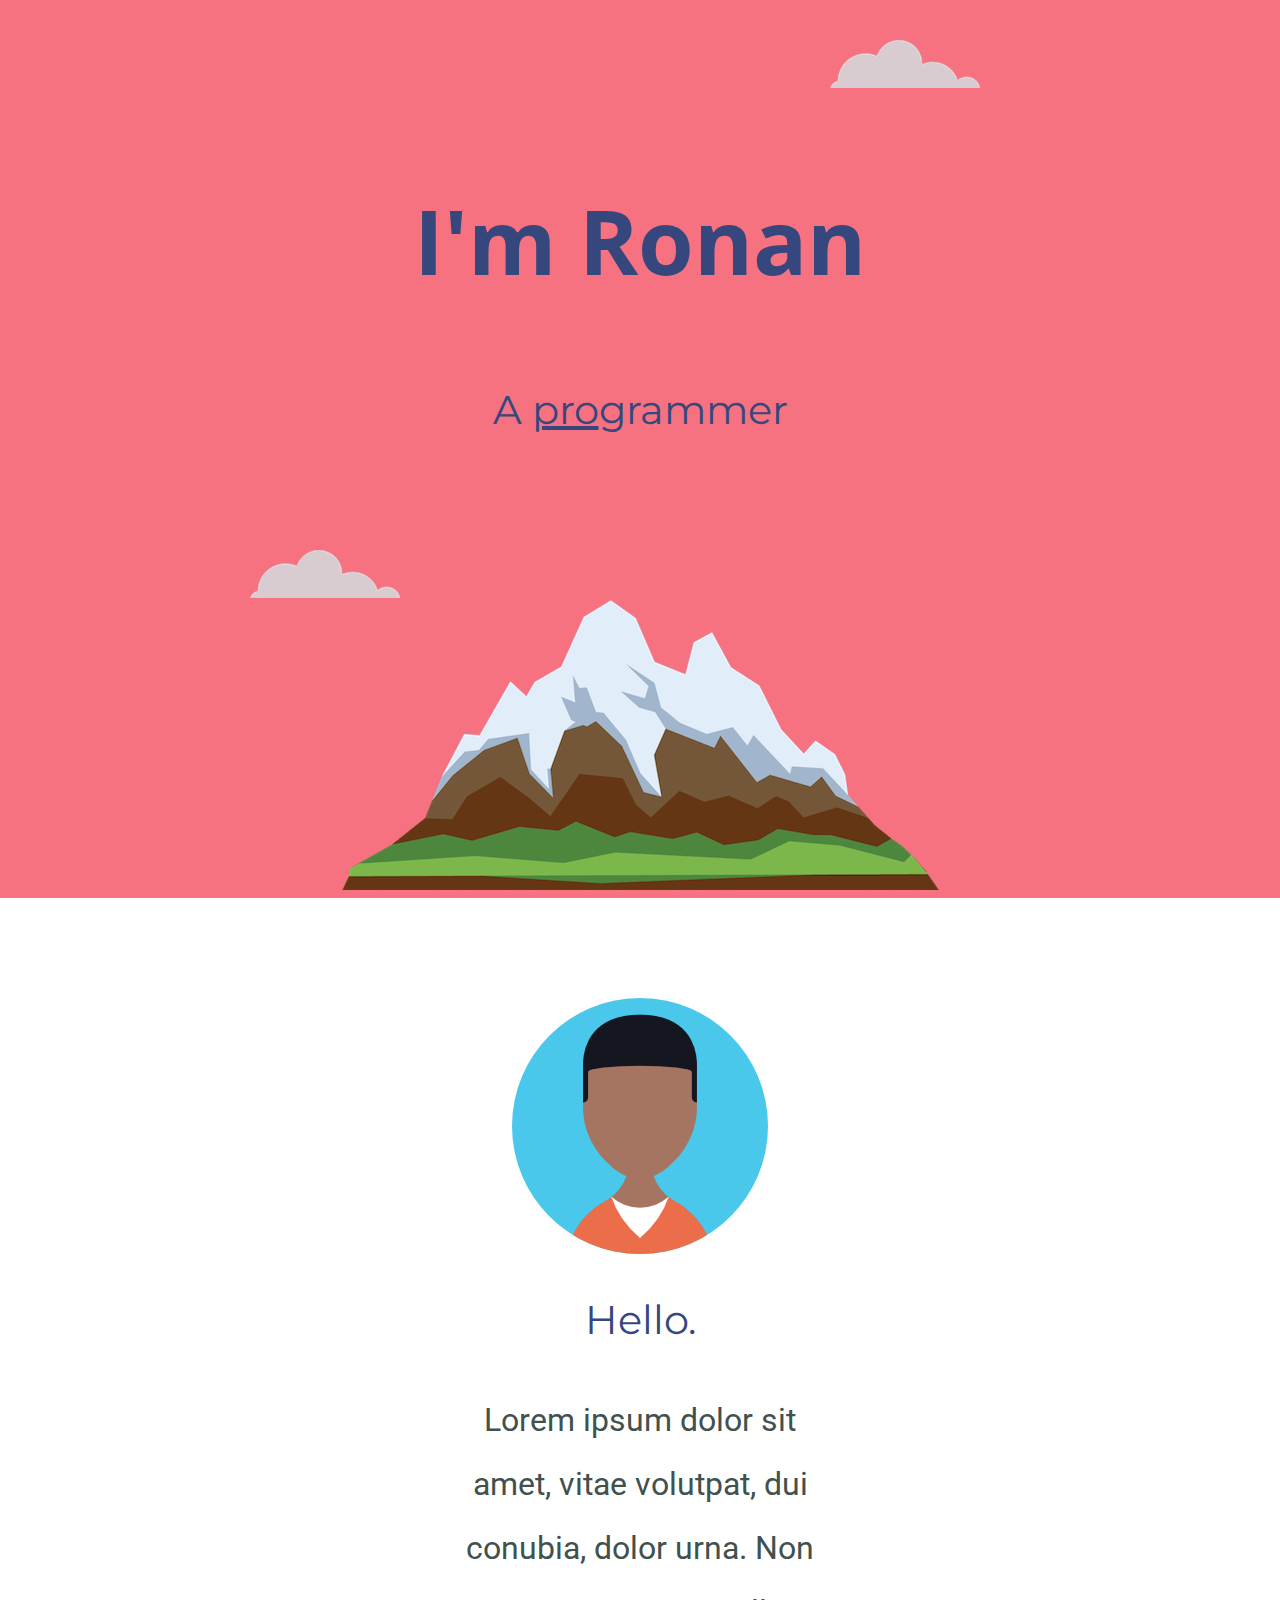
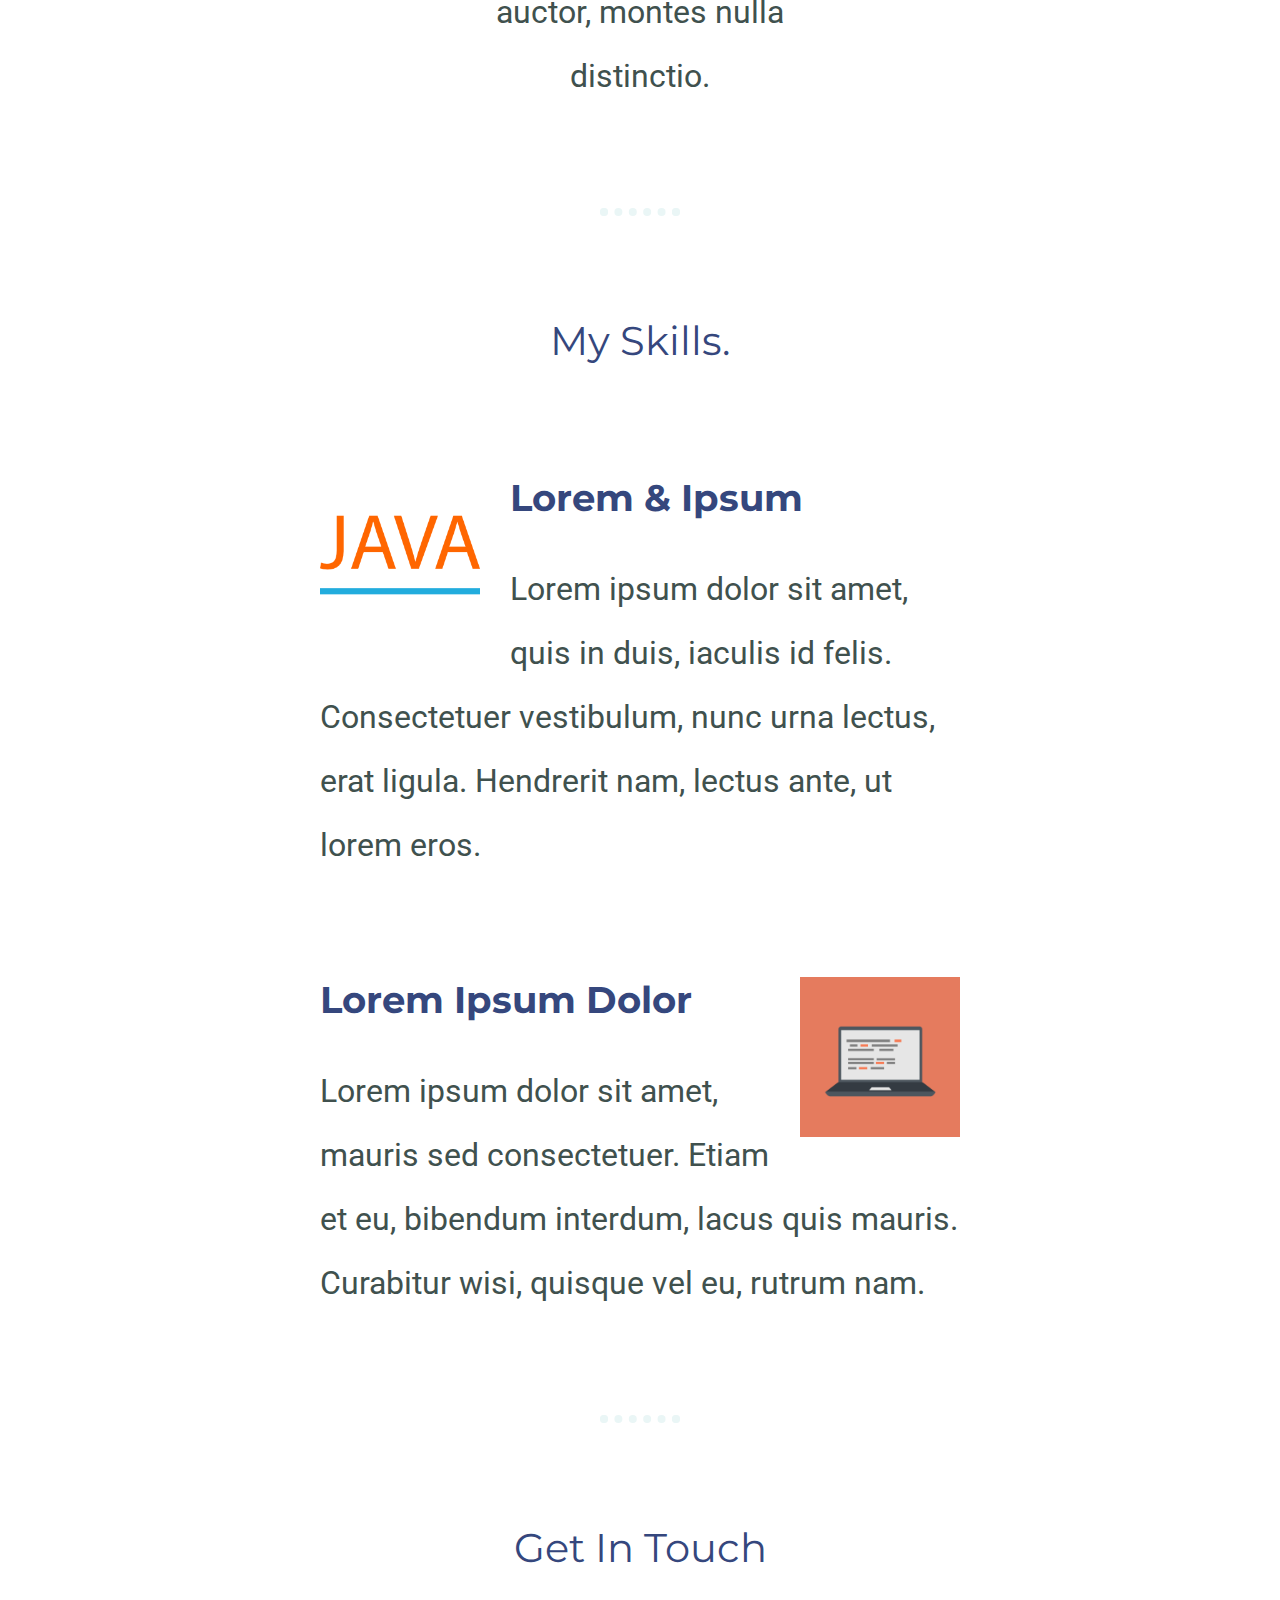
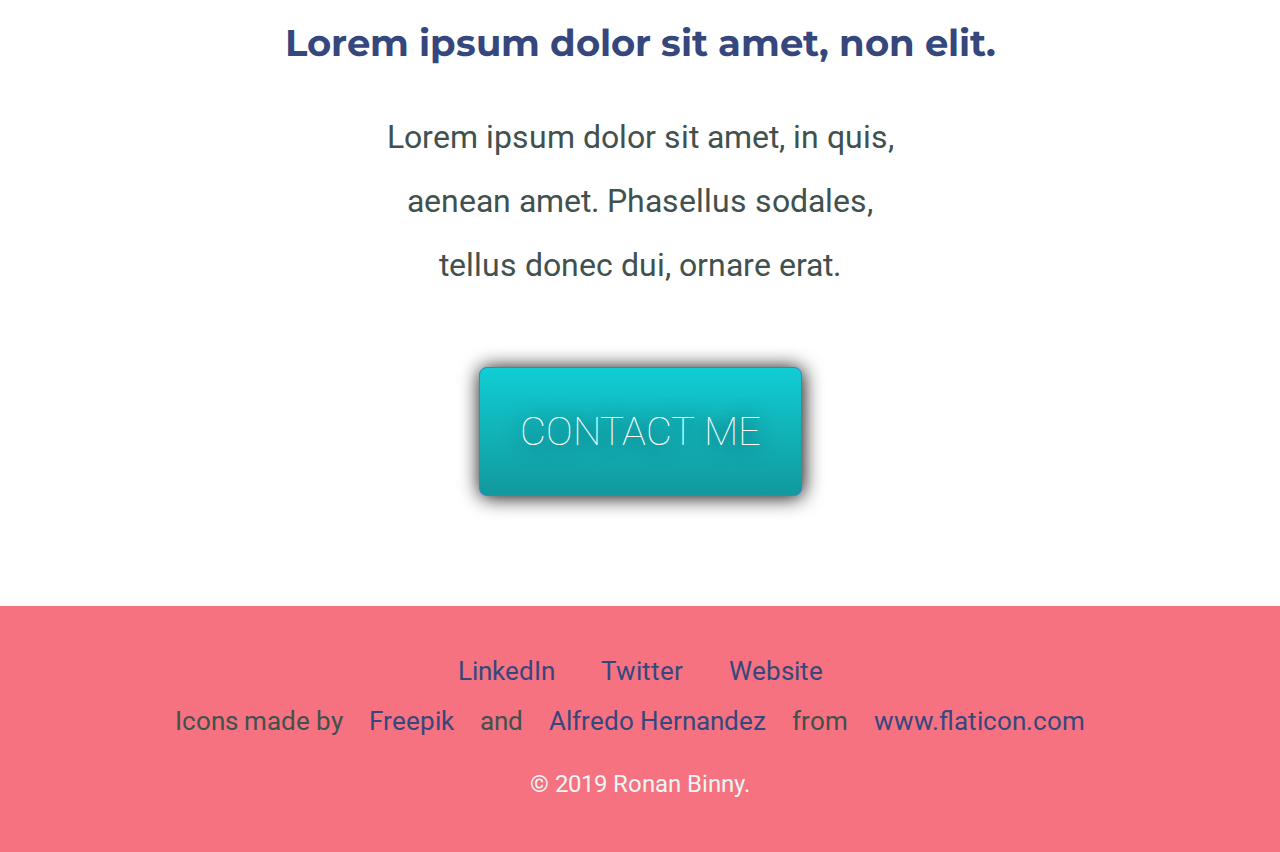
<file: index.html>
<!DOCTYPE html>
<html lang="en" dir="ltr">
  <head>
    <meta charset="utf-8">
    <title>Ronan's Website</title>
    <link rel="stylesheet" href="css/styles.css">
    <link href="https://fonts.googleapis.com/css?family=Montserrat|Open+Sans|Roboto&display=swap" rel="stylesheet">
    <link rel="icon" href="favicon.ico">
  </head>
  <body>
    <div class="top-container">
      <img class="top-cloud" src="images/cloud.png" alt="cloud-img">
      <h1>I'm Ronan</h1>
      <h2><p>A <span>pro</span>grammer</p></h2>
      <img class="bottom-cloud" src="images/cloud.png" alt="cloud-img">
      <img src="images/mountain.png" alt="mountain-img">
    </div>
    <div class="middle-container">
      <div class="profile">
        <img src="images/boy.png" alt="me-img">
        <h2>Hello.</h2>
        <p class="intro">Lorem ipsum dolor sit amet, vitae volutpat, dui conubia, dolor urna. Non auctor, montes nulla distinctio.</p>
      </div>
      <hr>
      <div class="skills">
        <h2>My Skills.</h2>
        <div class="skill-row">
          <img class="java" src="images/java.png" alt="java-img">
          <h3>Lorem & Ipsum</h3>
          <p class= "java-skill">Lorem ipsum dolor sit amet, quis in duis, iaculis id felis. Consectetuer vestibulum, nunc urna lectus, erat ligula. Hendrerit nam, lectus ante, ut lorem eros.</p>
        </div>
        <div class="skill-row">
          <img class="computer" src="images/computer.png" alt="computer-img">
          <h3>Lorem Ipsum Dolor</h3>
          <p class="computer-skill"> Lorem ipsum dolor sit amet, mauris sed consectetuer. Etiam et eu, bibendum interdum, lacus quis mauris. Curabitur wisi, quisque vel eu, rutrum nam.</p>
        </div>
      </div>
      <hr>
      <div class="contact-me">
        <h2>Get In Touch</h2>
        <h3>Lorem ipsum dolor sit amet, non elit.</h3>
        <p class="contact-message">Lorem ipsum dolor sit amet, in quis, aenean amet. Phasellus sodales, tellus donec dui, ornare erat.</p>
        <a class="btn" href="mailto:name@email.com">CONTACT ME</a>
      </div>
    </div>


    <div class="bottom-container">
      <a class="footer-link" href="https://www.linkedin.com/">LinkedIn</a>
      <a class="footer-link" href="https://twitter.com/">Twitter</a>
      <a class="footer-link" href="https://www.appbrewery.co/">Website</a>
      <br>
      <div class="icon-link">
      Icons made by <a  href="https://www.flaticon.com/authors/freepik" title="Freepik">Freepik</a>
      and <a href="https://www.flaticon.com/authors/alfredo-hernandez" title="Alfredo Hernandez">Alfredo Hernandez</a> from
      <a href="https://www.flaticon.com/" title="Flaticon">www.flaticon.com</a>
      </div>
      <p class="copyright">© 2019 Ronan Binny.</p>
    </div>
  </body>
</html>
</file>
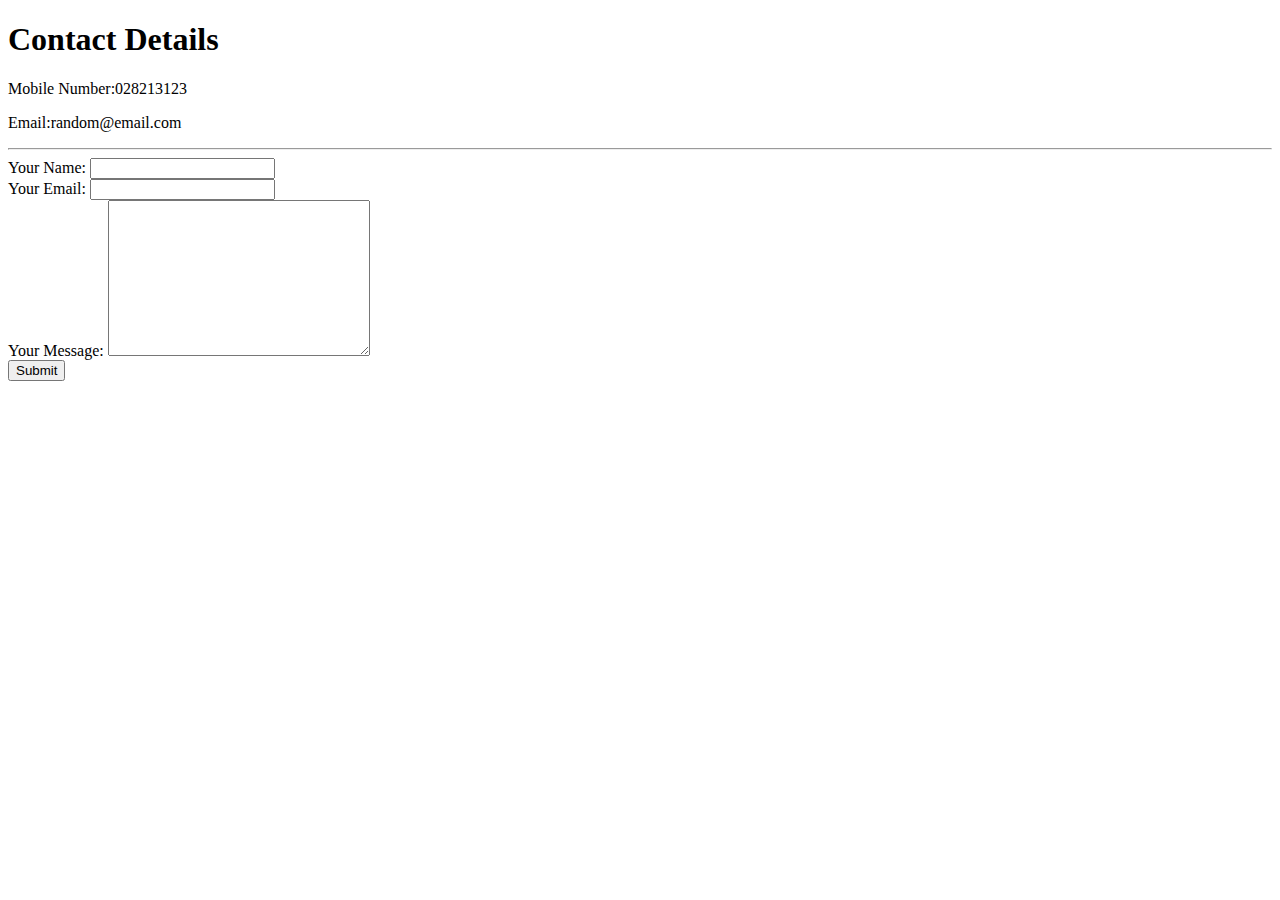
<file: contacts.html>
<!DOCTYPE html>
<html lang="en" dir="ltr">
  <head>
    <meta charset="utf-8">
    <title>Contacts</title>
  </head>
  <body>
  <h1>Contact Details</h1>
  <p>Mobile Number:028213123</p>
  <p>Email:random@email.com</p>
  <hr>
  <form action="mailto:ronbinny@protonmail.com" method="post" enctype="text/plain">
    <label>Your Name:</label>
    <input type="text" name="yourName" value=""><br>
    <label>Your Email:</label>
    <input type="email" name="yourEmail" value=""><br>
    <label>Your Message:</label>
    <textarea name="yourMessage" rows="10" cols="30"></textarea><br>
  <input type="submit" name="submit">
  </form>
</body>
</html>
</file>
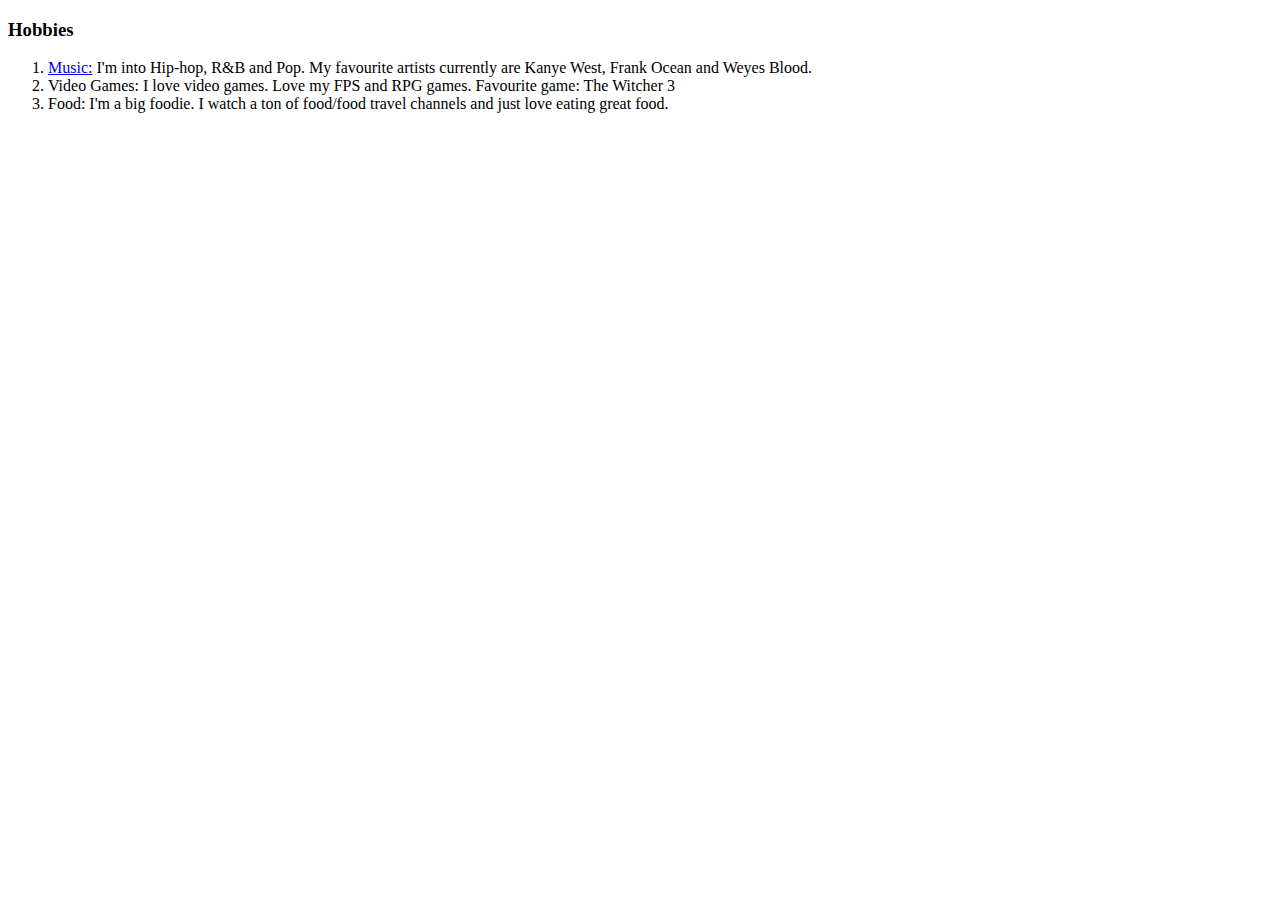
<file: hobbies.html>
<!DOCTYPE html>
<html lang="en" dir="ltr">
  <head>
    <meta charset="utf-8">
    <title>My Hobbies</title>
  </head>
  <body>
    <h3>Hobbies</h3>
    <ol>
      <li><a href="https://www.albumoftheyear.org">Music:</a> I'm into Hip-hop, R&B and Pop. My favourite artists currently are Kanye West, Frank Ocean and Weyes Blood.</li>
      <li>Video Games: I love video games. Love my FPS and RPG games. Favourite game: The Witcher 3</li>
      <li>Food: I'm a big foodie. I watch a ton of food/food travel channels and just love eating great food.</li>
    </ol>
  </body>
</html>
</file>
<file: css/styles.css>
body {
  margin: 0;
  text-align: center;
  font-family: 'Roboto', sans-serif;
  font-size: 200%;
  color:#40514E;
}

h1,h2,a,h3
{
  color:#35477d;
}
h1 {
  font-family: 'Open Sans', sans-serif;
  font-size: 5.625rem;
  margin:50px auto 0 auto;
  line-height: 2;
}

h2 {
  font-size: 2.5rem;
  font-weight:normal;
  padding-bottom: 10px;
}

h2,h3 {
    font-family: 'Montserrat', sans-serif;
}

span {
  text-decoration: underline;
}

hr
{
  width:5%;
  border-style: dotted;
  border-bottom:none;
  border-color:#EAF6F6;
  border-width:8px;
  margin:100px auto;
}

p
{
   line-height: 2;
}

a{
  font-family: 'Roboto', sans-serif;
  margin: 10px 20px;
  text-decoration: none;
}

a:hover{
  color:#40514E;
}

.top-container {
  background-color: #f67280;
  position: relative;
  padding-top: 100px;
}

.top-cloud, .bottom-cloud {
  position: absolute;
}

.top-cloud {
  right: 300px;
  top: 40px;
}

.bottom-cloud {
  left: 250px;
  bottom: 300px;
}

.middle-container
{
  margin:100px 0;
}

.java
{
  float:left;
  margin-right: 30px;
}
.computer
{
  float:right;
  margin-left:30px;
}

.java,.computer
{
  width:25%;
}

.skill-row
{
  width:50%;
 margin:100px auto;
 text-align: left;
}

.intro
{
  width:30%;
  margin:auto;
}

.contact-message
{
  width:40%;
  margin:40px auto 60px;
}

.btn {
   background: #11CDD4;
   background-image: -webkit-linear-gradient(top, #11CDD4, #11999E);
   background-image: -moz-linear-gradient(top, #11CDD4, #11999E);
   background-image: -ms-linear-gradient(top, #11CDD4, #11999E);
   background-image: -o-linear-gradient(top, #11CDD4, #11999E);
   background-image: linear-gradient(to bottom, #11CDD4, #11999E);
   -webkit-border-radius: 8px;
   -moz-border-radius: 8px;
   border-radius: 8px;
   color: #FFFFFF;
   font-family: 'Roboto', sans-serif;
   font-size: 40px;
   font-weight: 100;
   padding: 40px;
   box-shadow: 1px 1px 20px 0px #000000;
   -webkit-box-shadow: 1px 1px 20px 0px #000000;
   -moz-box-shadow: 1px 1px 20px 0px #000000;
   text-shadow: 1px 1px 20px #000000;
   border: solid #337FED 1px;
   text-decoration: none;
   display: inline-block;
   cursor: pointer;
}

.btn:hover {
   border: solid #337FED 1px;
   background: #30E3CB;
   background-image: -webkit-linear-gradient(top, #30E3CB, #2BC4AD);
   background-image: -moz-linear-gradient(top, #30E3CB, #2BC4AD);
   background-image: -ms-linear-gradient(top, #30E3CB, #2BC4AD);
   background-image: -o-linear-gradient(top, #30E3CB, #2BC4AD);
   background-image: linear-gradient(to bottom, #30E3CB, #2BC4AD);
   -webkit-border-radius: 20px;
   -moz-border-radius: 20px;
   border-radius: 20px;
   text-decoration: none;
}

.bottom-container
{
  background-color: #f67280;
  padding:50px 0px 20px;
  font-size: 80%;
}

.icon-link
{
  margin:0;
  margin-top: 20px;
  margin-bottom: 20px;
}

.copyright
{
  color:#EAF6F6;
  font-size:1.5rem;
  padding:20px, 0;
}
</file>
